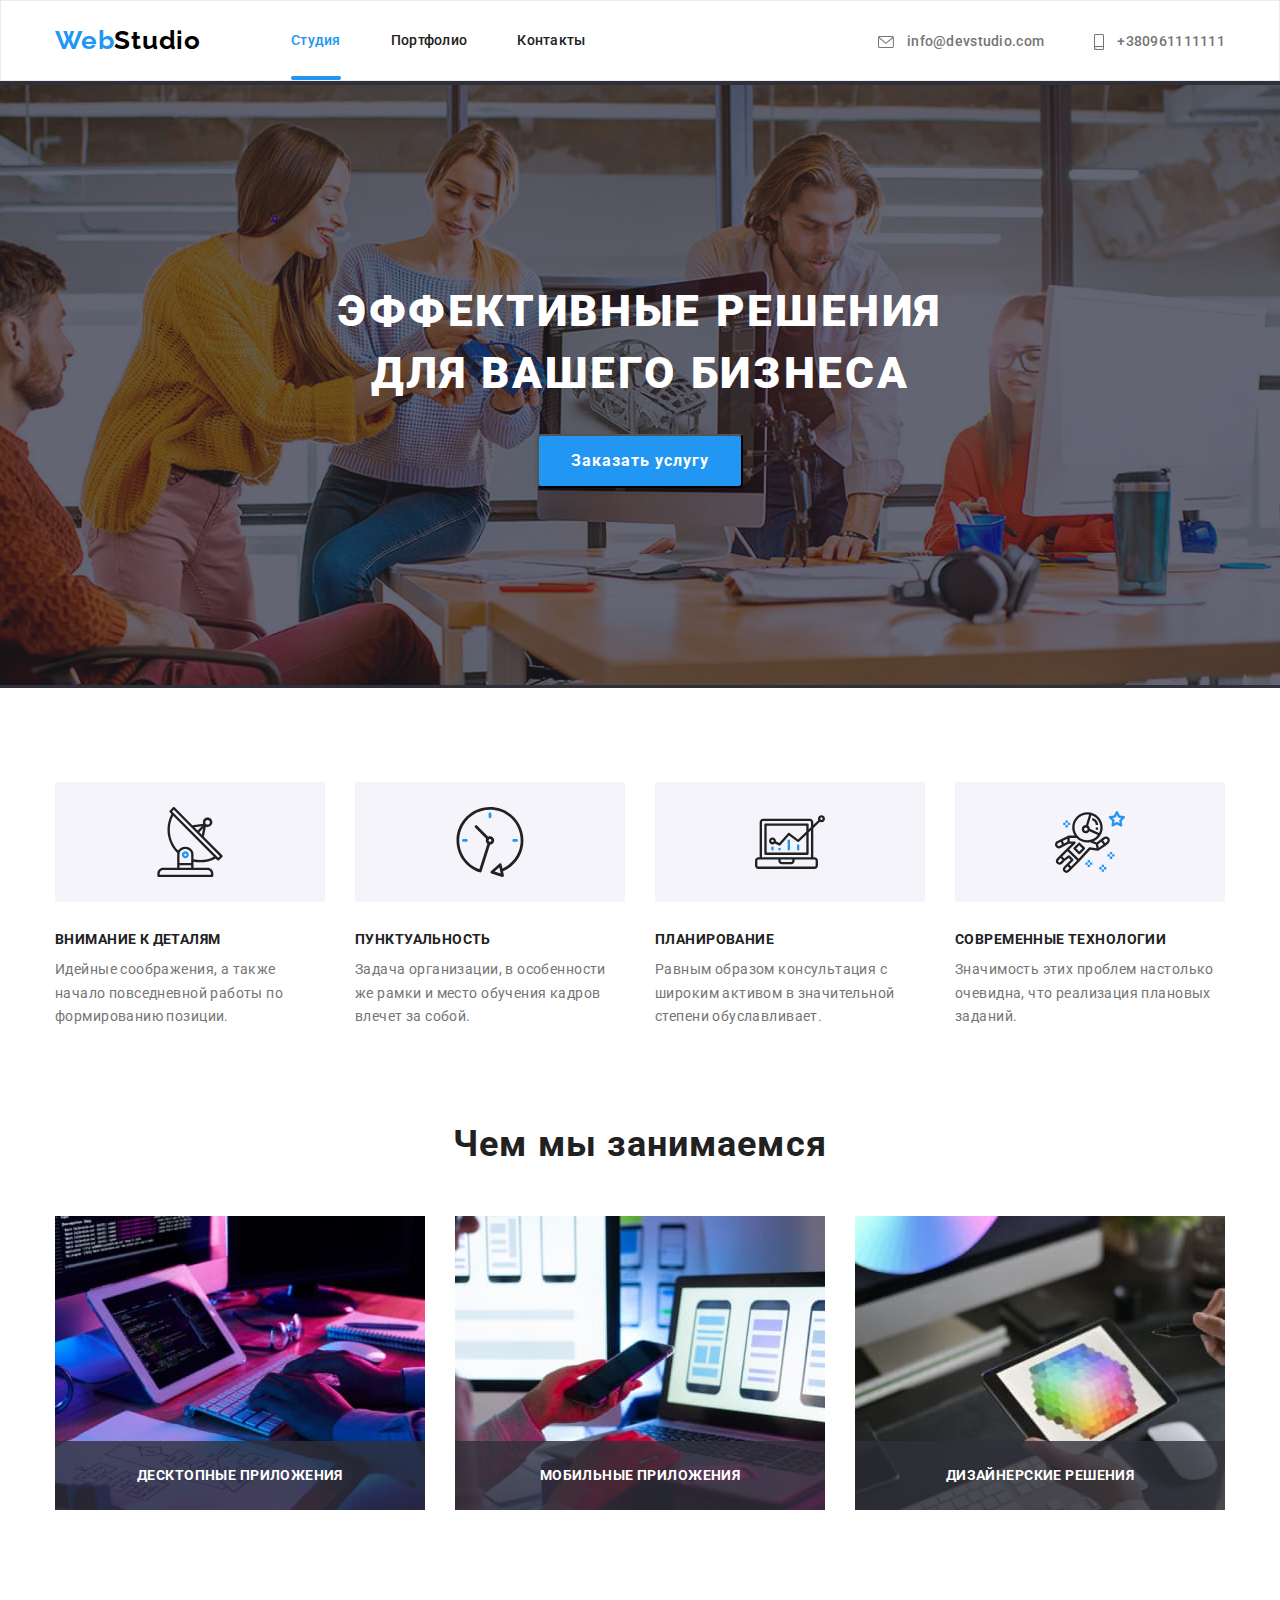
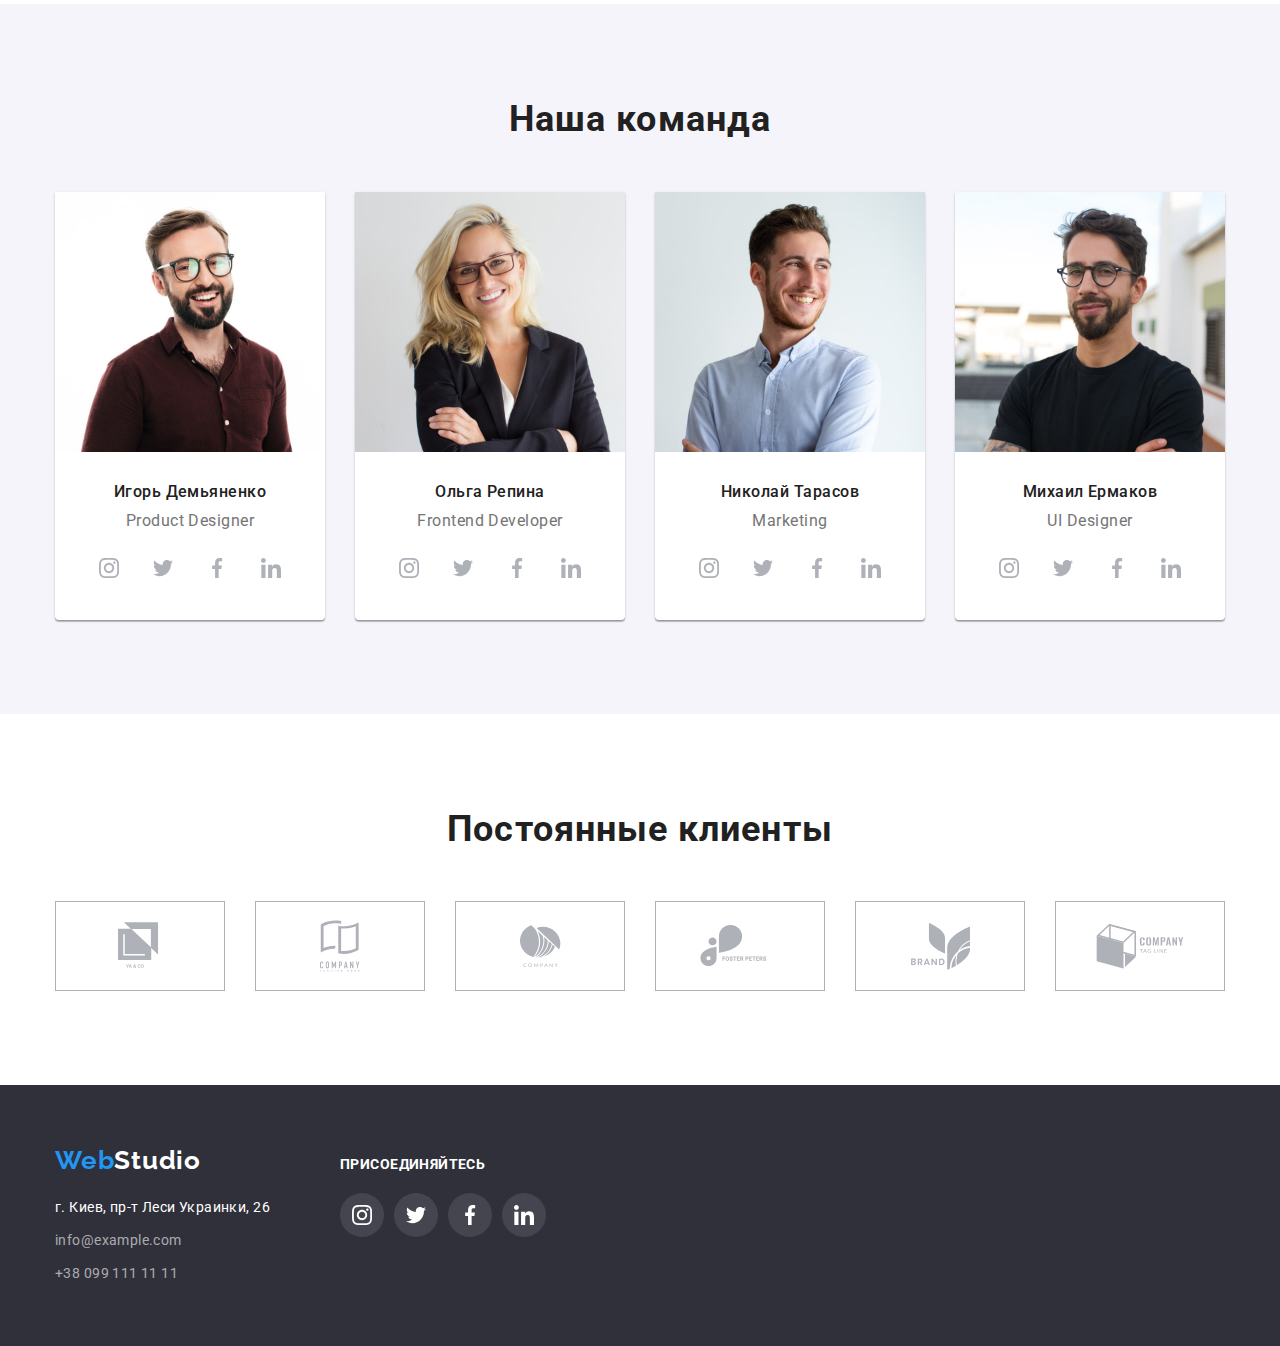
<file: index.html>
<!DOCTYPE html>
<html lang="ru">
  <head>
    <meta charset="UTF-8" />
    <meta name="viewport" content="width=device-width, initial-scale=1.0" />
    <title>Document</title>
    <link rel="preconnect" href="https://fonts.gstatic.com" />
    <link
      href="https://fonts.googleapis.com/css2?family=Raleway:wght@700&family=Roboto:ital,wght@0,400;0,500;0,700;1,900&display=swap"
      rel="stylesheet"
    />
    <link
      rel="stylesheet"
      href="https://cdnjs.cloudflare.com/ajax/libs/modern-normalize/1.0.0/modern-normalize.min.css"
    />
    <link rel="stylesheet" href="./css/styles.css" />
  </head>

  <body>
    <header>
      <div class="container main-nav">
        <nav class="main-nav">
          <a href="" class="logo">Web<span>Studio</span></a>
          <ul class="site-nav">
            <li class="item">
              <a class="link-current" href="./index.html">Студия</a>
            </li>
            <li class="item">
              <a class="link" href="./portfolio.html">Портфолио</a>
            </li>
            <li class="item"><a class="link" href="">Контакты</a></li>
          </ul>
        </nav>
        <ul class="contacts-list">
          <li class="item">
            <a class="contacts" href="mailto:info@devstudio.com"
              ><svg class="contacts-icon envelope-icon"><use href="./images/sprite.svg#icon-envelope"></use></svg> info@devstudio.com</a
            >
            <br />
          </li>
          <li class="item">
            <a class="contacts" href="tel:+380961111111"><svg class="contacts-icon smartphone-icon">
              <use href="./images/sprite.svg#icon-smartphone"></use>
            </svg> +380961111111</a>
          </li>
        </ul>
      </div>
    </header>
    <main>
      <section class="decision">
        <div class="container">
          <h1 class="decision-header">
            Эффективные решения <br />
            для вашего бизнеса
          </h1>
          <button class="order-link" data-modal-open>Заказать услугу</button>
          
        </div>
      </section>
      <section class="section-qualities">
        <div class="container">
          <ul class="qualities-list">
            <li class="item">
              <div class="icon-section">
              <svg class="qualities-icon"><use  href="./images/sprite.svg#icon-antenna"></use></svg></div>
              <h3 class="quality">Внимание к деталям</h3>
              <p class="quality-description">
                Идейные соображения, а также начало повседневной работы по
                формированию позиции.
              </p>
            </li>
            <li class="item">
              <div class="icon-section">
              <svg class="qualities-icon">
                <use href="./images/sprite.svg#icon-clock"></use>
              </svg> </div>
              <h3 class="quality">Пунктуальность</h3>
              <p class="quality-description">
                Задача организации, в особенности же рамки и место обучения
                кадров влечет за собой.
              </p>
            </li>
            
            <li class="item">
              <div class="icon-section">
              <svg class="qualities-icon">
                <use href="./images/sprite.svg#icon-diagram"></use>
              </svg> </div>
              <h3 class="quality">Планирование</h3>
              <p class="quality-description">
                Равным образом консультация с широким активом в значительной
                степени обуславливает.
              </p>
            </li>
            <li class="item">
              <div class="icon-section">
              <svg class="qualities-icon">
                <use href="./images/sprite.svg#icon-astronaut"></use>
              </svg></div>
              <h3 class="quality">Современные технологии</h3>
              <p class="quality-description">
                Значимость этих проблем настолько очевидна, что реализация
                плановых заданий.
              </p>
            </li>
          </ul>
        </div>
      </section>
      <section class="what-we-do">
        <div class="container">
          <h2 class="what-we-do-header">Чем мы занимаемся</h2>
          <ul class="what-we-do-list">
            <li class="item">
              <img src="./images/img1.jpg" alt="" width="370" height="294" />
              <p class="description">Десктопные приложения</p>
            </li>
            <li class="item">
              <img src="./images/box2.jpg" alt="" width="370" height="294" />
              <p class="description">Мобильные приложения</p>
            </li>
            <li class="item">
              <img src="./images/box3.jpg" alt="" width="370" height="294" />
              <p class="description">Дизайнерские решения</p>
            </li>
          </ul>
        </div>
      </section>

      <section class="our-team">
        <div class="container">
          <h2 class="what-we-do-header">Наша команда</h2>
          <ul class="member-list">
            <li class="item">
              <img
                src="./images/img(1)1.jpg"
                alt="Игорь Демьяненко Product Designer"
                width="270"
                height="260"
              />
              <div class="description">
              <h3 class="team-member">Игорь Демьяненко</h3>
              <p class="post">Product Designer</p>              
              <ul class="social-link-list">
              <li> <a href=""><svg  class="social-link"><use href="./images/sprite.svg#icon-instagram"></use></svg></a> </li>
              <li> <a href=""><svg  class="social-link">
                <use href="./images/sprite.svg#icon-twitter"></use>
              </svg></a></li>
              <li><a href=""><svg  class="social-link">
                <use href="./images/sprite.svg#icon-facebook"></use>
              </svg></a></li>
              <li><a href=""><svg class="social-link"> 
                <use href="./images/sprite.svg#icon-linkedin"></use>
              </svg></a></li>
              </ul>
              </div>
            </li>

            <li class="item">
              <img
                src="./images/img(1)2.jpg"
                alt="Ольга Репина Frontend Developer"
                width="270"
                height="260"
              />
              <div class="description">
              <h3 class="team-member">Ольга Репина</h3>
              <p class="post">Frontend Developer</p>
              <ul class="social-link-list">
                <li> <a href=""><svg class="social-link">
                      <use href="./images/sprite.svg#icon-instagram"></use>
                    </svg></a> </li>
                <li> <a href=""><svg class="social-link">
                      <use href="./images/sprite.svg#icon-twitter"></use>
                    </svg></a></li>
                <li><a href=""><svg class="social-link">
                      <use href="./images/sprite.svg#icon-facebook"></use>
                    </svg></a></li>
                <li><a href=""><svg class="social-link">
                      <use href="./images/sprite.svg#icon-linkedin"></use>
                    </svg></a></li>
              </ul>
              </div>
            </li>

            <li class="item">
              <img
                src="./images/img(1)3.jpg"
                alt="Николай Тарасов Marketing"
                width="270"
                height="260"
              />
              <div class="description">
              <h3 class="team-member">Николай Тарасов</h3>
              <p class="post">Marketing</p>
              <ul class="social-link-list">
                <li> <a href=""><svg class="social-link">
                      <use href="./images/sprite.svg#icon-instagram"></use>
                    </svg></a> </li>
                <li> <a href=""><svg class="social-link">
                      <use href="./images/sprite.svg#icon-twitter"></use>
                    </svg></a></li>
                <li><a href=""><svg class="social-link">
                      <use href="./images/sprite.svg#icon-facebook"></use>
                    </svg></a></li>
                <li><a href=""><svg class="social-link">
                      <use href="./images/sprite.svg#icon-linkedin"></use>
                    </svg></a></li>
              </ul>
              </div>
            </li>

            <li class="item">
              <img
                src="./images/img(1)4.jpg"
                alt="Михаил Ермаков UI Designer"
                width="270"
                height="260"
              />
              <div class="description">
              <h3 class="team-member">Михаил Ермаков</h3>
              <p class="post">UI Designer</p>
              <ul class="social-link-list">
                <li> <a href=""><svg class="social-link">
                      <use href="./images/sprite.svg#icon-instagram"></use>
                    </svg></a> </li>
                <li> <a href=""><svg class="social-link">
                      <use href="./images/sprite.svg#icon-twitter"></use>
                    </svg></a></li>
                <li><a href=""><svg class="social-link">
                      <use href="./images/sprite.svg#icon-facebook"></use>
                    </svg></a></li>
                <li><a href=""><svg class="social-link">
                      <use href="./images/sprite.svg#icon-linkedin"></use>
                    </svg></a></li>
              </ul>
              </div>
            </li>
          </ul>
        </div>
      </section>
      <section class="our-clients container">
        <h2 class="what-we-do-header">Постоянные клиенты</h2>
        <ul class="our-clients-icons">
        <li> <a href=""> <svg class="client-icon" width="44.27" height="49.23"><use href="./images/sprite.svg#icon-logo-1" ></use></svg> </a></li> 
        <li><a href=""><svg class="client-icon" width="40" height="52">
          <use href="./images/sprite.svg#icon-logo-2" ></use>
        </svg></a></li>
        <li><a href=""><svg class="client-icon" width="41" height="42.6">
          <use href="./images/sprite.svg#icon-logo-3" ></use>
        </svg></a></li>
        <li><a href=""><svg class="client-icon" width="79.66" height="42">
          <use href="./images/sprite.svg#icon-logo-4" ></use>
        </svg></a></li>
        <li><a href=""><svg class="client-icon" width="59" height="47">
          <use href="./images/sprite.svg#icon-logo-5" ></use>
        </svg></a></li>
        <li><a href=""><svg class="client-icon" width="88.5" height="45">
          <use href="./images/sprite.svg#icon-logo-6" ></use>
        </svg> </a></li>
      </ul>
      </section>
      
    </main>
    <footer class="footer-section">
      <div class="container">
        <div>
        <a href="" class="logo">Web<span class="studio">Studio</span></a>
          <address class="address">
          <a class="item" href=""> г. Киев, пр-т Леси Украинки, 26</a> 

          <a class="item" href="mailto:info@example.com">info@example.com</a>
         

          <a class="item" href="tel:+380991111111">+38 099 111 11 11</a> 
        </address>
        </div>
        <div class="join">
          <b>присоединяйтесь</b>
          <ul class="icon-list">
            <li> <a href=""><svg class="icon">
                  <use href="./images/sprite.svg#icon-instagram"></use>
                </svg></a> </li>
            <li> <a href=""><svg class="icon">
                  <use href="./images/sprite.svg#icon-twitter"></use>
                </svg></a></li>
            <li><a href=""><svg class="icon">
                  <use href="./images/sprite.svg#icon-facebook"></use>
                </svg></a></li>
            <li><a href=""><svg class="icon">
                  <use href="./images/sprite.svg#icon-linkedin"></use>
                </svg></a></li>
          </ul>
        </div>
      </div>
<div class="backdrop is-hidden" data-modal>
  <div class="modal"><button data-modal-close>Закрыть</button></div>
</div>

    </footer>
    <script src="./js/modal.js"></script>
  </body>
</html>
</file>
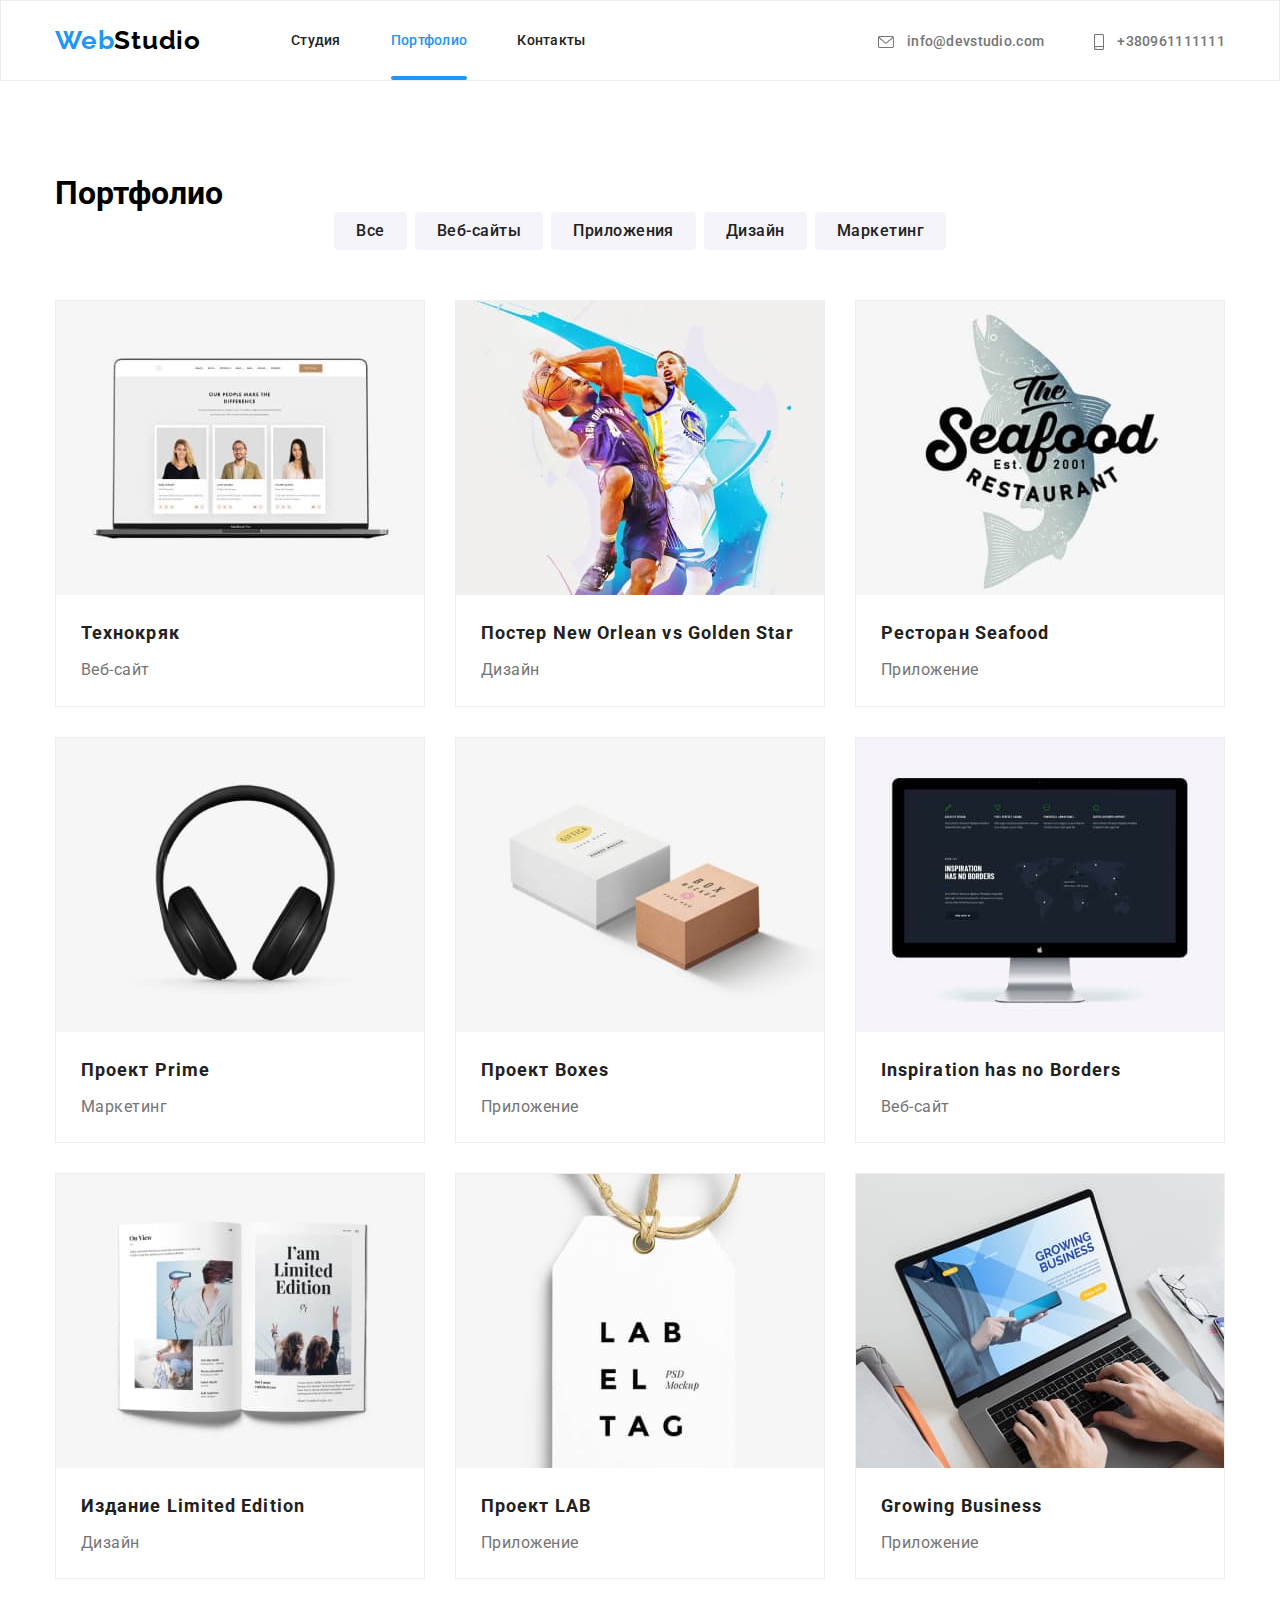
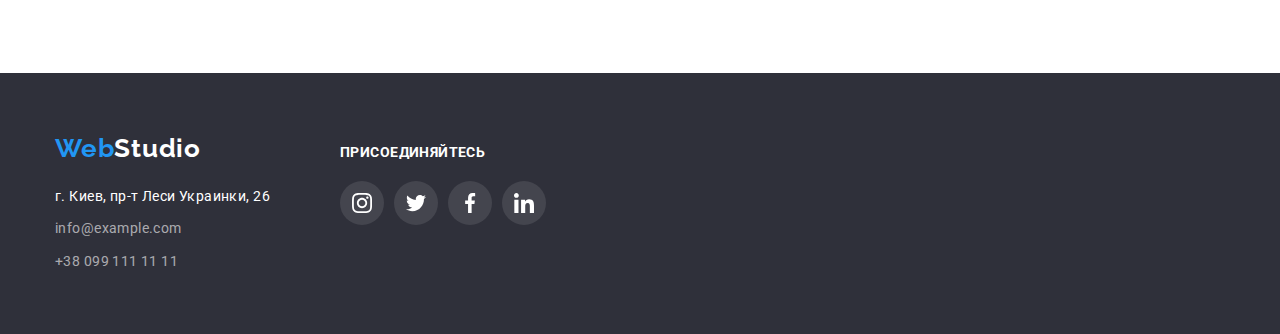
<file: portfolio.html>
<!DOCTYPE html>
<html lang="en">
  <head>
    <meta charset="UTF-8" />
    <meta name="viewport" content="width=device-width, initial-scale=1.0" />
    <title>Document</title>
    <link rel="preconnect" href="https://fonts.gstatic.com" />
    <link
      href="https://fonts.googleapis.com/css2?family=Raleway:wght@700&family=Roboto:ital,wght@0,400;0,500;0,700;1,900&display=swap"
      rel="stylesheet"
    />
    <link
      rel="stylesheet"
      href="https://cdnjs.cloudflare.com/ajax/libs/modern-normalize/1.0.0/modern-normalize.min.css"
    />
    <link rel="stylesheet" href="./css/styles.css" />
  </head>

  <body>
    <header>
      <div class="container main-nav">
        <nav class="main-nav">
          <a href="" class="logo">Web<span>Studio</span></a>
          <ul class="site-nav">
            <li class="item"><a class="link" href="./index.html">Студия</a></li>
            <li class="item">
              <a class="link-current" href="./portfolio.html">Портфолио</a>
            </li>
            <li class="item"><a class="link" href="">Контакты</a></li>
          </ul>
        </nav>
        <ul class="contacts-list">
          <li class="item">
            <a class="contacts" href="mailto:info@devstudio.com"><svg class="contacts-icon envelope-icon">
                <use href="./images/sprite.svg#icon-envelope"></use>
              </svg> info@devstudio.com</a>
            <br />
          </li>
          <li class="item">
            <a class="contacts" href="tel:+380961111111"><svg class="contacts-icon smartphone-icon">
                <use href="./images/sprite.svg#icon-smartphone"></use>
              </svg> +380961111111</a>
          </li>
        </ul>
      </div>
    </header>
    <main>
      <section class="portfolio">
        <div class="container">
          <h1 class="title">Портфолио</h1>
          <ul class="buttons-list">
            <li class="item">
              <button type="button" class="button">Все</button>
            </li>
            <li class="item">
              <button type="button" class="button">Веб-сайты</button>
            </li>
            <li class="item">
              <button type="button" class="button">Приложения</button>
            </li>
            <li class="item">
              <button type="button" class="button">Дизайн</button>
            </li>
            <li class="item">
              <button type="button" class="button">Маркетинг</button>
            </li>
          </ul>
          <ul class="portfolio-list">
            <li class="item">
              <a href=""
                >
                <div class="overlay-contant">
                  <img src="./images/tehnokriak.jpg" alt="технокряк" />
                <p class="overlay">Технокряк это современная площадка распространения коронавируса. Компании используют эту платформу для цифрового
                шпионажа и атак на защищённые сервера конкурентов.</p>
                </div>
                <div class="description">
                <h2 class="portfolio-title">Технокряк</h2>
                <p class="portfolio-type">Веб-сайт</p>
                </div>
              </a>
            </li>
            <li class="item">
              <a href=""
                >
                <div class="overlay-contant"><img
                  src="./images/poster.jpg"
                  alt="Постер New Orlean vs Golden Star"
                /> <p class="overlay">Технокряк это современная площадка распространения коронавируса. Компании используют эту платформу
                  для цифрового
                  шпионажа и атак на защищённые сервера конкурентов.</p></div>
                <div class="description">
                <h2 class="portfolio-title">
                  Постер New Orlean vs Golden Star
                </h2>
                <p class="portfolio-type">Дизайн</p> </div></a
              >
              
            </li>
            <li class="item">
              <a href=""
                >
                <div class="overlay-contant"><img src="./images/restaurant.jpg" alt="Ресторан Seafood" /><p class="overlay">Технокряк это современная площадка распространения коронавируса. Компании используют эту платформу
                  для цифрового
                  шпионажа и атак на защищённые сервера конкурентов.</p></div>
                <div class="description">
                <h2 class="portfolio-title">Ресторан Seafood</h2>
                <p class="portfolio-type">Приложение</p> </div></a
              >
            </li>
            <li class="item">
              <a href=""
                > <div class="overlay-contant"><img src="./images/headphones.jpg" alt="Проект Prime" /><p class="overlay">Технокряк это современная площадка распространения коронавируса. Компании используют эту платформу
                  для цифрового
                  шпионажа и атак на защищённые сервера конкурентов.</p></div>
                <div class="description"><h2 class="portfolio-title">Проект Prime</h2>
                <p class="portfolio-type">Маркетинг</p> </div>
              </a>
            </li>
            <li class="item">
              <a href=""
                > <div class="overlay-contant"><img src="./images/boxes.jpg" alt="Проект Boxes" /><p class="overlay">Технокряк это современная площадка распространения коронавируса. Компании используют эту платформу
                  для цифрового
                  шпионажа и атак на защищённые сервера конкурентов.</p></div>
                <div class="description"> <h2 class="portfolio-title">Проект Boxes</h2>
                <p class="portfolio-type">Приложение</p> </div></a
              >
            </li>
            <li class="item">
              <a href=""
                ><div class="overlay-contant"><img
                  src="./images/inspiration.jpg"
                  alt="Inspiration has no Borders"
                /> <p class="overlay">Технокряк это современная площадка распространения коронавируса. Компании используют эту платформу
                  для цифрового
                  шпионажа и атак на защищённые сервера конкурентов.</p></div><div class="description">
                <h2 class="portfolio-title">Inspiration has no Borders</h2>
                <p class="portfolio-type">Веб-сайт</p> </div></a
              >
            </li>
            <li class="item">
              <a href=""
                ><div class="overlay-contant"><img
                  src="./images/limitededition.jpg"
                  alt="Издание Limited Edition"
                /><p class="overlay">Технокряк это современная площадка распространения коронавируса. Компании используют эту платформу
                  для цифрового
                  шпионажа и атак на защищённые сервера конкурентов.</p> </div><div class="description">
                <h2 class="portfolio-title">Издание Limited Edition</h2>
                <p class="portfolio-type">Дизайн</p> </div></a
              >
            </li>
            <li class="item">
              <a href=""
                ><div class="overlay-contant"><img src="./images/lab.jpg" alt="Проект LAB" /><p class="overlay">Технокряк это современная площадка распространения коронавируса. Компании используют эту платформу
                  для цифрового
                  шпионажа и атак на защищённые сервера конкурентов.</p> </div><div class="description">
                <h2 class="portfolio-title">Проект LAB</h2>
                <p class="portfolio-type">Приложение</p> </div></a
              >
            </li>
            <li class="item">
              <a href=""
                ><div class="overlay-contant"><img src="./images/busines.jpg" alt="Growing Business" /><p class="overlay">Технокряк это современная площадка распространения коронавируса. Компании используют эту платформу
                  для цифрового
                  шпионажа и атак на защищённые сервера конкурентов.</p></div>
                <div class="description"> <h2 class="portfolio-title">Growing Business</h2>
                <p class="portfolio-type">Приложение</p> </div></a
              >
            </li>
          </ul>
        </div>
      </section>
    </main>

    <footer class="footer-section">
      <div class="container">
        <div>
        <a href="" class="logo">Web<span class="studio">Studio</span></a>
        <address class="address">
          <a class="item" href=""> г. Киев, пр-т Леси Украинки, 26</a> 

          <a class="item" href="mailto:info@example.com">info@example.com</a>
          

          <a class="item" href="tel:+380991111111">+38 099 111 11 11</a> 
        </address>
        </div>
        <div class="join">
          <b>присоединяйтесь</b>
          <ul class="icon-list">
            <li> <a href=""><svg class="icon">
                  <use href="./images/sprite.svg#icon-instagram"></use>
                </svg></a> </li>
            <li> <a href=""><svg class="icon">
                  <use href="./images/sprite.svg#icon-twitter"></use>
                </svg></a></li>
            <li><a href=""><svg class="icon">
                  <use href="./images/sprite.svg#icon-facebook"></use>
                </svg></a></li>
            <li><a href=""><svg class="icon">
                  <use href="./images/sprite.svg#icon-linkedin"></use>
                </svg></a></li>
          </ul>
        </div>
      </div>
    </footer>
  </body>
</html>
</file>
<file: css/styles.css>
:root {
  --logo-text-color-black: #000000;
  --accent-color: #2196f3;
  --title-text-color: #212121;
  --paragraph-text-color: #757575;
  --background-color: #2f303a;
  --background-color-insight: #f5f4fa;
  --white-color: #ffffff;
  --primary-text-color: rgba(255, 255, 255, 0.6);
}
ul {
  list-style: none;
}
a {
  text-decoration: none;
}
body {
  font-family: Roboto, sans-serif;
}
img {
  display: block;
}
.container {
  width: 1200px;
  padding-left: 15px;
  padding-right: 15px;
  margin-left: auto;
  margin-right: auto;
}

/* header */
.main-nav {
  align-items: center;
  display: flex;
}
.logo {
  color: var(--accent-color);
  display: block;

  font-family: Raleway, sans-serif;
  font-weight: 700;
  font-size: 26px;
  line-height: 1.2;
  letter-spacing: 0.03em;
}

.logo span {
  color: var(--logo-text-color-black);
}

.site-nav {
  display: flex;
  font-weight: 500;
  font-size: 14px;
  line-height: 1.1;
  letter-spacing: 0.02em;
  margin-left: 90px;
  padding-left: 0;
  margin-top: 0;
  margin-bottom: 0;
}
li .link:hover,
li .link:focus,
.site-nav .link-current,
.contacts:hover,
.contacts:focus {
  color: var(--accent-color);
}
.site-nav .item:not(:last-child) {
  margin-right: 50px;
}
.site-nav .link-current {
  display: block;
  padding-bottom: 32px;
  padding-top: 32px;
}
.site-nav .item {
  position: relative;
}
.link-current::after {
  position: absolute;
  content: "";
  display: block;
  bottom: 0;
  left: 0;
  height: 4px;
  width: 100%;
  background-color: #2196f3;
  border-radius: 2px;
}
.site-nav .link {
  display: block;
  padding-bottom: 32px;
  padding-top: 32px;

  color: var(--title-text-color);
  transition-property: color;
  transition-duration: 250ms;
  transition-timing-function: cubic-bezier(0.4, 0, 0.2, 1);
}
.contacts-list {
  display: flex;
  margin-left: auto;
}

.contacts-list .item + .item {
  margin-left: 50px;
}

.contacts {
  color: var(--paragraph-text-color);
  font-weight: 500;
  font-size: 14px;
  line-height: 1.1;
  letter-spacing: 0.02em;
  transition-property: color;
  transition-duration: 250ms;
  transition-timing-function: cubic-bezier(0.4, 0, 0.2, 1);
}
.contacts-icon {
  fill: currentColor;
  vertical-align: middle;
  margin-right: 10px;
}
.envelope-icon {
  width: 16px;
  height: 12px;
}
.smartphone-icon {
  width: 10px;
  height: 16px;
}
header {
  border: 1px solid #ececec;
}

/* section1 */
.decision {
  background-color: var(--background-color);
  text-align: center;
  padding-bottom: 200px;
  padding-top: 200px;
  background-image: linear-gradient(
      to right,
      rgba(47, 48, 58, 0.4),
      rgba(47, 48, 58, 0.4)
    ),
    url("../images/hero-background-image.jpg");
  background-position: center;
  max-width: 1600px;
  background-repeat: no-repeat;
  margin-left: auto;
  margin-right: auto;
}
.decision-header {
  color: var(--white-color);
  font-weight: 900;
  font-size: 44px;
  line-height: 1.4;
  letter-spacing: 0.06em;
  text-transform: uppercase;
  margin-top: 0;
}
.order-link {
  display: inline-block;
  color: var(--white-color);
  font-weight: 700;
  font-size: 16px;
  line-height: 1.9;
  padding: 10px 32px;
  background: #2196f3;
  box-shadow: 0px 4px 4px rgba(0, 0, 0, 0.15);
  border-radius: 4px;
  letter-spacing: 0.06em;
}
/* quality-description */
.section-qualities {
  padding-top: 94px;
  padding-bottom: 94px;
}
.qualities-icon {
  width: 70px;
  height: 70px;
  /* margin: 25px 100px; */
}
.icon-section {
  display: flex;
  background-color: var(--background-color-insight);
  width: inherit;
  height: 120px;
  margin-bottom: 30px;
  align-items: center;
  justify-content: center;
}
.qualities-list {
  display: flex;
  margin-top: 0;
  margin-bottom: 0;
}
.qualities-list .item {
  width: 270px;
}
.qualities-list .item:not(:last-child) {
  margin-right: 30px;
}
.quality {
  color: var(--title-text-color);
  font-weight: 700;
  font-size: 14px;
  line-height: 1.1;
  letter-spacing: 0.03em;

  text-transform: uppercase;
  margin-bottom: 0;
  margin-top: 0;
}
.quality-description {
  color: var(--paragraph-text-color);
  font-weight: 400;
  font-size: 14px;
  line-height: 1.7;
  letter-spacing: 0.03em;
  margin-top: 10px;
  margin-bottom: 0;
}
.what-we-do {
  padding-bottom: 94px;
}
.what-we-do-header {
  color: var(--title-text-color);
  font-weight: 700;
  font-size: 36px;
  line-height: 1.2;
  text-align: center;
  letter-spacing: 0.03em;
  margin-bottom: 50px;
  margin-top: 0px;
}
.what-we-do-list {
  display: flex;
  margin: 0;
}
.what-we-do-list .item:not(:last-child) {
  margin-right: 30px;
}
.what-we-do-list .description {
  position: absolute;
  margin: 0;
  width: 100%;
  left: 0;
  bottom: 0;
  color: var(--white-color);
  background-color: rgba(47, 48, 58, 0.8);
  text-align: center;
  font-weight: bold;
  font-size: 14px;
  line-height: 1.1;
  letter-spacing: 0.03em;
  text-transform: uppercase;
  padding-top: 27px;
  padding-bottom: 27px;
}
.what-we-do-list .item {
  position: relative;
}
/* our team section */
.our-team {
  background-color: var(--background-color-insight);
  padding-top: 94px;
  padding-bottom: 94px;
}
.member-list {
  display: flex;
  margin-bottom: 0;
  margin-top: 0;
}
.member-list .item:not(:last-child) {
  margin-right: 30px;
}
.member-list .item > img {
  display: block;
}
.member-list .item {
  width: 270px;

  box-shadow: 0px 1px 3px rgba(0, 0, 0, 0.12), 0px 1px 1px rgba(0, 0, 0, 0.14),
    0px 2px 1px rgba(0, 0, 0, 0.2);
  border-radius: 0px 0px 4px 4px;
}
.container > ul {
  padding-left: 0;
}
.team-member {
  color: var(--title-text-color);
  font-weight: 500;
  font-size: 16px;
  line-height: 1.2;
  letter-spacing: 0.03em;
  margin-top: 0;
  margin-bottom: 10px;
  text-align: center;
}
.post {
  color: var(--paragraph-text-color);
  font-weight: 400;
  font-size: 16px;
  line-height: 1.2;
  letter-spacing: 0.03em;
  margin-top: 0;
  margin-bottom: 0;
  text-align: center;
}
.our-team .item {
  background-color: var(--white-color);
}
.our-team .description {
  padding: 30px 20px;
}
.social-link {
  width: 20px;
  height: 20px;
  fill: currentColor;
  align-items: center;
  display: flex;
  transition-property: fill;
  transition-duration: 250ms;
  transition-timing-function: cubic-bezier(0.4, 0, 0.2, 1);
}

.social-link-list a {
  color: #afb1b8;
  display: flex;
  width: 44px;
  height: 44px;
  border-radius: 50%;
  justify-content: center;
  align-items: center;
  margin: 0;
  transition-property: background-color;
  transition-duration: 250ms;
  transition-timing-function: cubic-bezier(0.4, 0, 0.2, 1);
}
.social-link-list a:hover {
  background-color: var(--accent-color);
}
.social-link-list a:hover .social-link {
  fill: #fff;
}
.social-link-list {
  display: flex;
  margin: 0;
  padding: 0;
  margin-top: 16px;
  justify-content: center;
}
.social-link-list li:not(:last-child) {
  margin-right: 10px;
}
/*our-clients*/
.our-clients {
  padding-top: 94px;
  padding-bottom: 94px;
}
.our-clients-icons {
  display: flex;
  margin: 0;
}

.our-clients-icons a {
  display: flex;
  justify-content: center;
  align-items: center;
  color: #afb1b8;
  border: 1px solid currentColor;
  width: 170px;
  height: 90px;
  transition-property: color;
  transition-duration: 250ms;
  transition-timing-function: cubic-bezier(0.4, 0, 0.2, 1);
}
.our-clients-icons li:not(:last-child) {
  margin-right: 30px;
}
.our-clients-icons a:hover {
  color: var(--accent-color);
}
.client-icon {
  fill: currentColor;
}

/* footer */
footer {
  background-color: var(--background-color);
}
.join {
  padding-left: 70px;
  justify-content: center;
  align-items: center;
}
.join b {
  display: inline-block;
  font-weight: bold;
  font-size: 14px;
  line-height: 1.1;
  letter-spacing: 0.03em;
  text-transform: uppercase;
  color: var(--white-color);
  margin-bottom: 20px;
  align-items: flex-end;
  justify-content: center;
}
.icon-list {
  display: flex;
  margin-top: 0;
  margin-bottom: 0;
  padding-left: 0;
}
.icon-list .icon {
  width: 20px;
  height: 20px;
  fill: currentColor;
}
.icon-list a {
  color: var(--white-color);
  display: flex;
  width: 44px;
  height: 44px;
  border-radius: 50%;
  justify-content: center;
  align-items: center;
  margin: 0;
  background-color: rgba(255, 255, 255, 0.1);
  transition-property: background-color;
  transition-duration: 250ms;
  transition-timing-function: cubic-bezier(0.4, 0, 0.2, 1);
}
.icon-list li:not(:last-child) {
  margin-right: 10px;
}
.icon-list a:hover {
  background-color: var(--accent-color);
}
footer .studio {
  color: var(--white-color);
}
.address {
  margin-top: 20px;
}
.address .item {
  font-style: normal;
  color: var(--white-color);
  font-size: 14px;
  line-height: 1.7;
  letter-spacing: 0.03em;
}
.address .item:nth-child(n + 2) {
  color: var(--primary-text-color);
  display: block;
  margin-top: 9px;
}
.footer-section {
  padding-top: 60px;
  padding-bottom: 60px;
}
.footer-section .container {
  display: flex;
  align-items: baseline;
}
/* portfolio */
.portfolio {
  padding-top: 94px;
  padding-bottom: 94px;
}
.portfolio .title {
  margin-top: 0;
  margin-bottom: 0;
}
.button {
  color: var(--title-text-color);
  font-weight: 500;
  font-size: 16px;
  line-height: 26px;
  letter-spacing: 0.03em;
  padding: 6px 22px;
  border-radius: 4px;
  border: 0px;
  min-width: 73px;
  text-align: center;
  background-color: var(--background-color-insight);
  transition-property: color, box-shadow, background-color;
  transition-duration: 250ms;
  transition-timing-function: cubic-bezier(0.4, 0, 0.2, 1);
}
.button:hover,
.button:focus {
  color: var(--white-color);
  box-shadow: 0px 3px 1px rgba(0, 0, 0, 0.1), 0px 1px 2px rgba(0, 0, 0, 0.08),
    0px 2px 2px rgba(0, 0, 0, 0.12);
}
.button:hover,
.button:focus {
  background-color: var(--accent-color);
}

.portfolio-title {
  color: var(--title-text-color);
  font-weight: 700;
  font-size: 18px;
  line-height: 2;
  letter-spacing: 0.06em;
  margin-top: 0;
  margin-bottom: 0;
}
.portfolio-type {
  color: var(--paragraph-text-color);
  font-weight: 400;
  font-size: 16px;
  line-height: 1.9;
  letter-spacing: 0.03em;
  margin-top: 4px;
  margin-bottom: 0;
}
.buttons-list {
  display: flex;
  justify-content: center;
  margin-top: 0;
  margin-bottom: 50px;
}
.buttons-list .item:not(:last-child) {
  margin-right: 8px;
}
.portfolio-list {
  display: flex;
  flex-wrap: wrap;
  margin-top: 0;
  margin-bottom: 0;
  margin-left: auto;
  margin-right: auto;
}
.portfolio-list .item {
  margin-right: 30px;
  margin-bottom: 30px;
  width: 370px;
  border: 1px solid #eeeeee;
}
.portfolio-list .item:nth-child(3n) {
  margin-right: 0;
}
.portfolio-list .item:nth-last-child(-n + 3) {
  margin-bottom: 0;
}
.portfolio-list .description {
  padding: 20px 25px;
}
.portfolio-list a {
  position: relative;
  display: block;
  transition-property: box-shadow;
  transition-duration: 250ms;
  transition-timing-function: cubic-bezier(0.4, 0, 0.2, 1);
}
.portfolio-list a:hover {
  box-shadow: 0px 1px 1px rgba(0, 0, 0, 0.12), 0px 4px 4px rgba(0, 0, 0, 0.06),
    1px 4px 6px rgba(0, 0, 0, 0.16);
}
.overlay-contant {
  position: relative;
  overflow: hidden;
  overflow: hidden;
}
.overlay {
  position: absolute;
  width: inherit;
  left: 0;
  top: 0;
  padding: 63px 24px;
  font-size: 18px;
  line-height: 1.6;
  letter-spacing: 0.03em;
  color: var(--white-color);
  background-color: rgba(33, 150, 243, 0.9);
  margin: 0;
  transform: translateY(100%);
  transition-property: transform;
  transition-duration: 250ms;
  transition-timing-function: cubic-bezier(0.4, 0, 0.2, 1);
}
.portfolio-list .item:hover .overlay {
  transform: translateY(0);
}
.backdrop {
  position: fixed;
  left: 0;
  top: 0;
  width: 100%;
  height: 100%;
  background-color: rgba(0, 0, 0, 0.2);
  display: block;
  opacity: 1;
  transition: opacity 250ms cubic-bezier(0.4, 0, 0.2, 1);
}
.is-hidden {
  opacity: 0;
  pointer-events: none;
}
.modal {
  position: absolute;
  top: 50%;
  left: 50%;
  transform: translate(-50%, -50%);
  min-width: 528px;
  min-height: 581px;
  background-color: var(--white-color);
}
</file>
